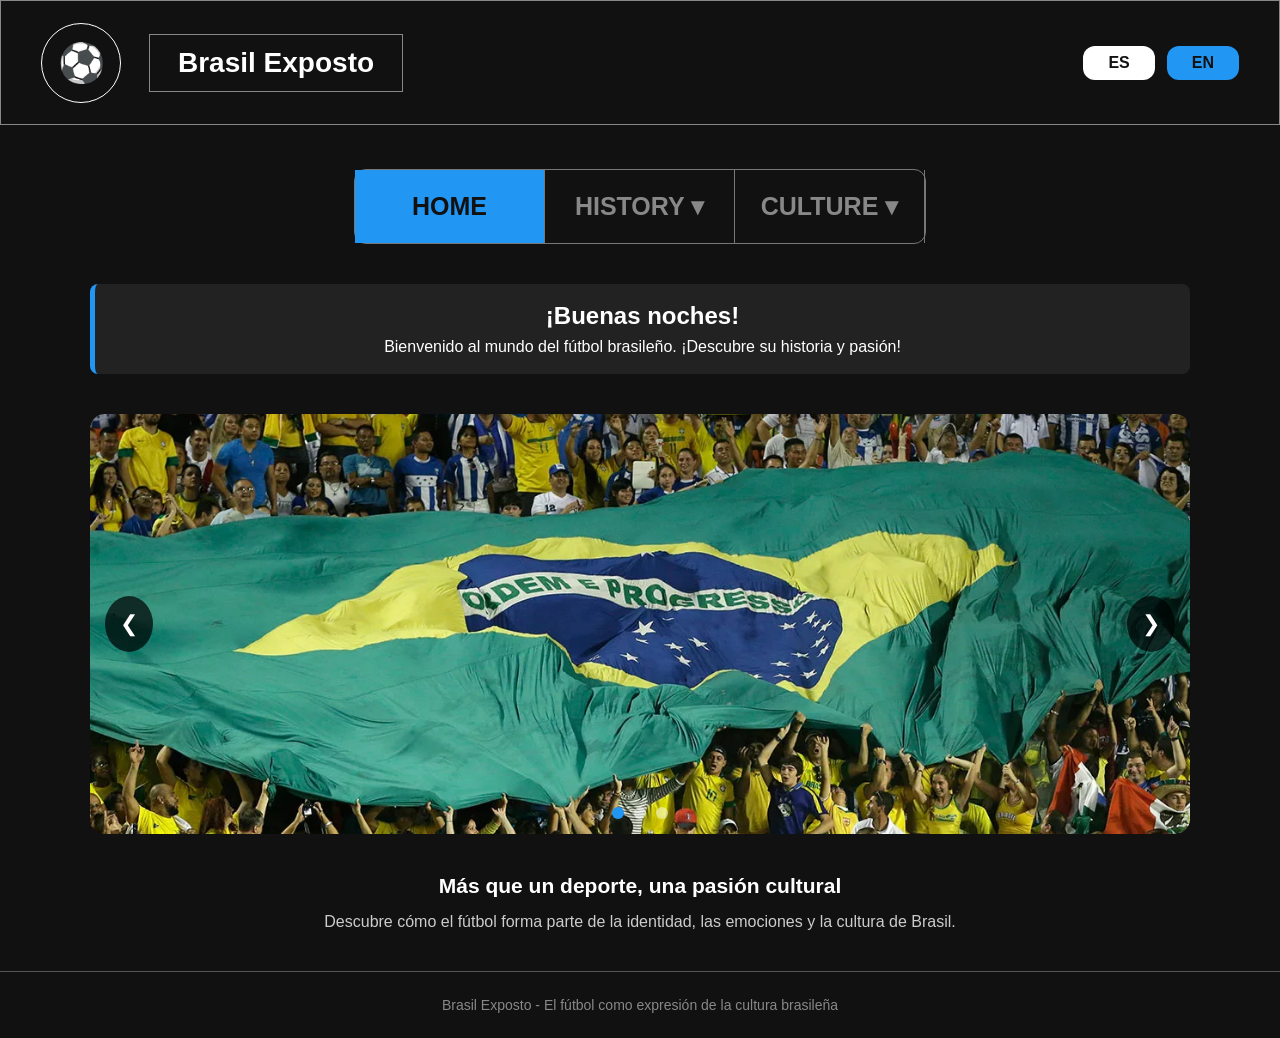
<file: index.html>
<!DOCTYPE html>
<html lang="es">

<head>
    <meta charset="UTF-8">
    <meta name="viewport" content="width=device-width, initial-scale=1.0">
    <title>Brasil Exposto - Inicio</title>

    <!-- Hoja de estilos -->
    <link rel="stylesheet" href="css/estilos.css">
</head>

<body>

    <!-- Encabezado principal -->
    <header>

        <!-- Logo y nombre del sitio -->
        <div class="identidad">
            <div class="logo" aria-hidden="true">
                ⚽
            </div>

            <h1>Brasil Exposto</h1>
        </div>

        <!-- Selector de idioma -->
        <div class="idiomas" aria-label="Selector de idioma">

            <a href="index.html" class="idioma-activo">
                ES
            </a>

            <a href="index-en.html">
                EN
            </a>

        </div>

    </header>


    <!-- Navegación principal -->
    <nav aria-label="Navegación principal">

        <a href="index.html" class="activo">HOME</a>

        <div class="dropdown">
            <a href="historia.html" class="dropdown-toggle">
                HISTORY ▾
            </a>

            <div class="dropdown-menu">
                <a href="historia.html#inicios">Origins</a>
                <a href="historia.html#evolucion">Evolution</a>
                <a href="historia.html#referentes">Football Icons</a>
            </div>
        </div>

        <div class="dropdown">
            <a href="cultura.html" class="dropdown-toggle">
                CULTURE ▾
            </a>

            <div class="dropdown-menu">
                <a href="cultura.html#pasion">Passion</a>
                <a href="cultura.html#celebracion">Celebrations</a>
                <a href="cultura.html#barrio">Street Football</a>
                <a href="cultura.html#mundo">Worldwide</a>
            </div>
        </div>

    </nav>
<!-- Mensaje de bienvenida dinámico -->
<div id="bienvenida" class="bienvenida" aria-live="polite">
</div>

    <!-- Contenido principal -->
    <main>

        <!-- Imagen principal -->
        <section class="slider" aria-label="Galería de fútbol brasileño">

            <div class="slider-contenedor">

                <div class="slide activo">
                    <img src="images/aficionados.webp"
                        alt="Aficionados celebrando el fútbol brasileño">
                </div>

                <div class="slide">
                    <img src="images/futbol-brasil.jpg"
                        alt="El fútbol como expresión de la cultura brasileña">
                </div>

                <div class="slide">
                    <img src="images/estadio.webp"
                        alt="Estadio de fútbol brasileño">
                </div>

            </div>

            <button class="slider-btn anterior"
                    aria-label="Imagen anterior">&#10094;</button>

            <button class="slider-btn siguiente"
                    aria-label="Imagen siguiente">&#10095;</button>

            <div class="slider-indicadores"></div>

        </section>


        <!-- Frase principal -->
        <section class="mensaje">

            <h2>Más que un deporte, una pasión cultural</h2>

            <p>
                Descubre cómo el fútbol forma parte de la identidad,
                las emociones y la cultura de Brasil.
            </p>

        </section>

    </main>


    <!-- Pie de página -->
    <footer>

        <p>
            Brasil Exposto - El fútbol como expresión de la cultura brasileña
        </p>

    </footer>

    <script src="js/script.js"></script>
</body>
</html>
</file>
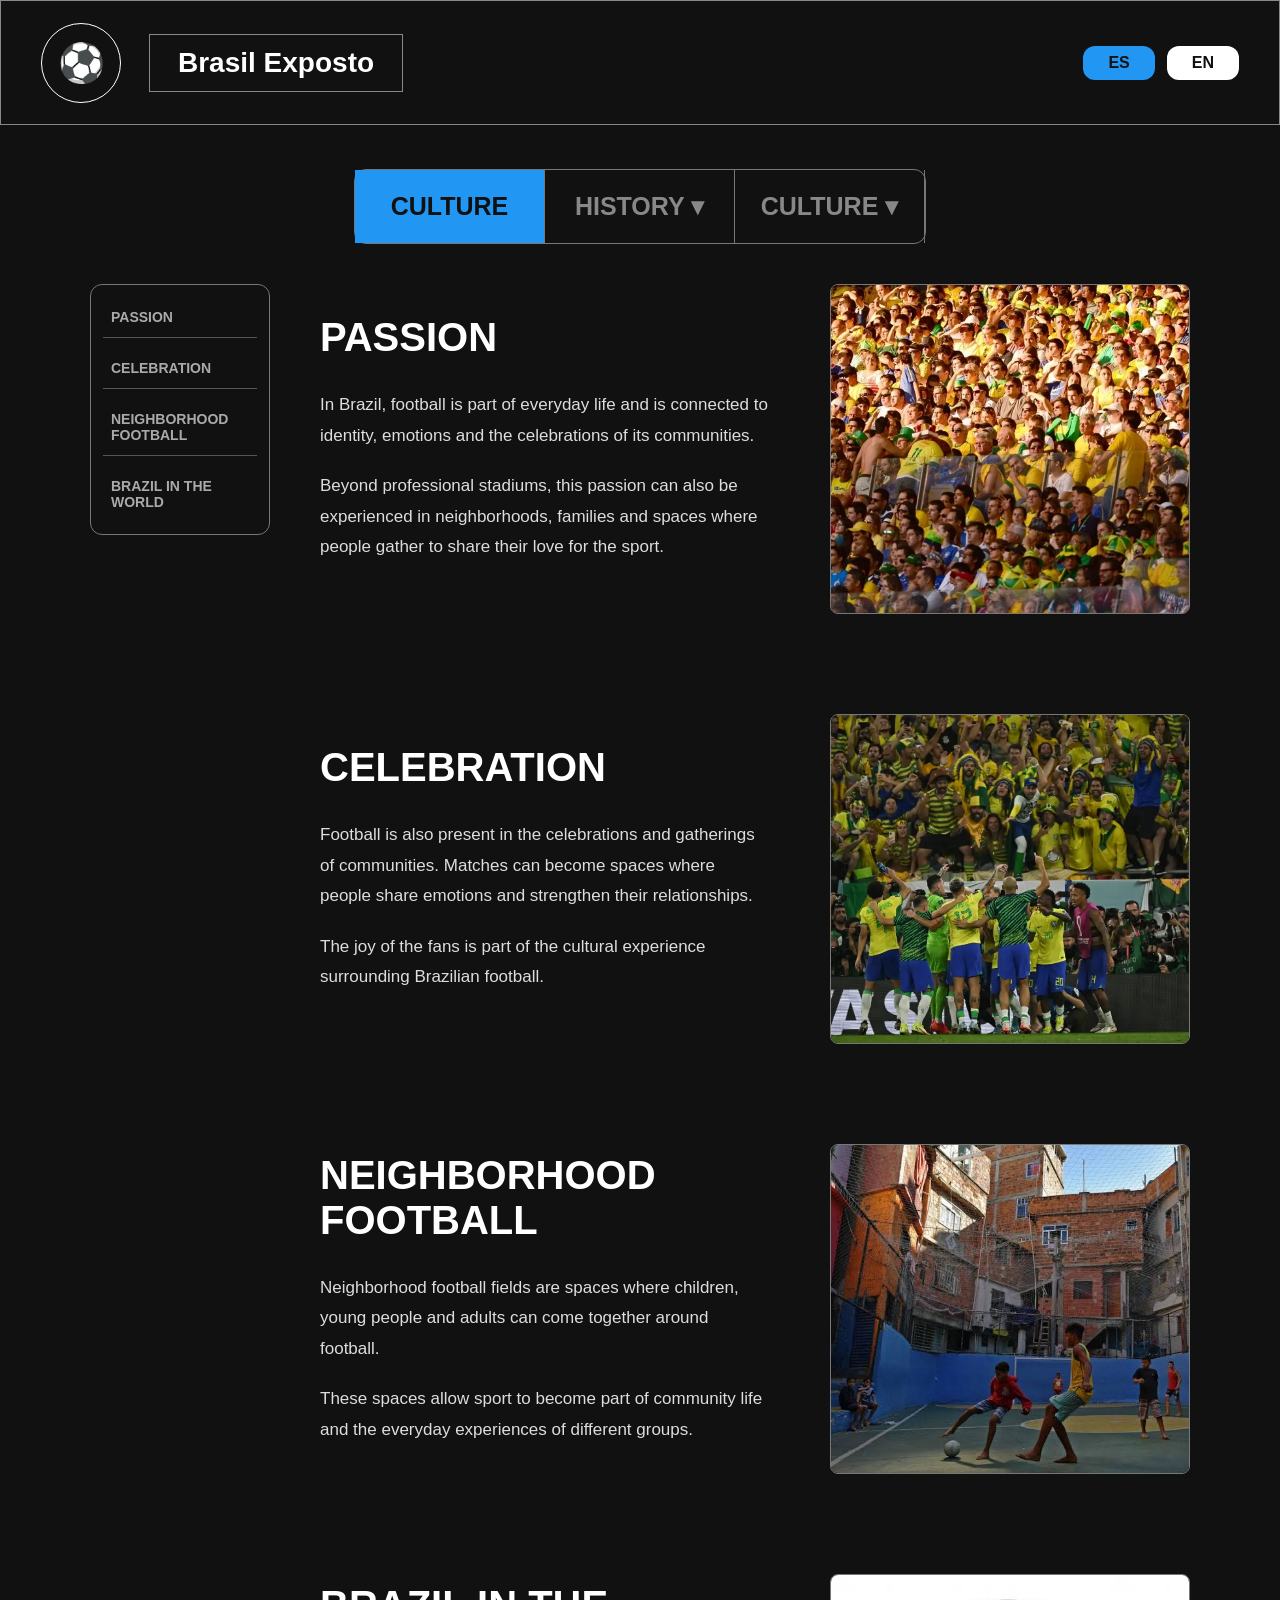
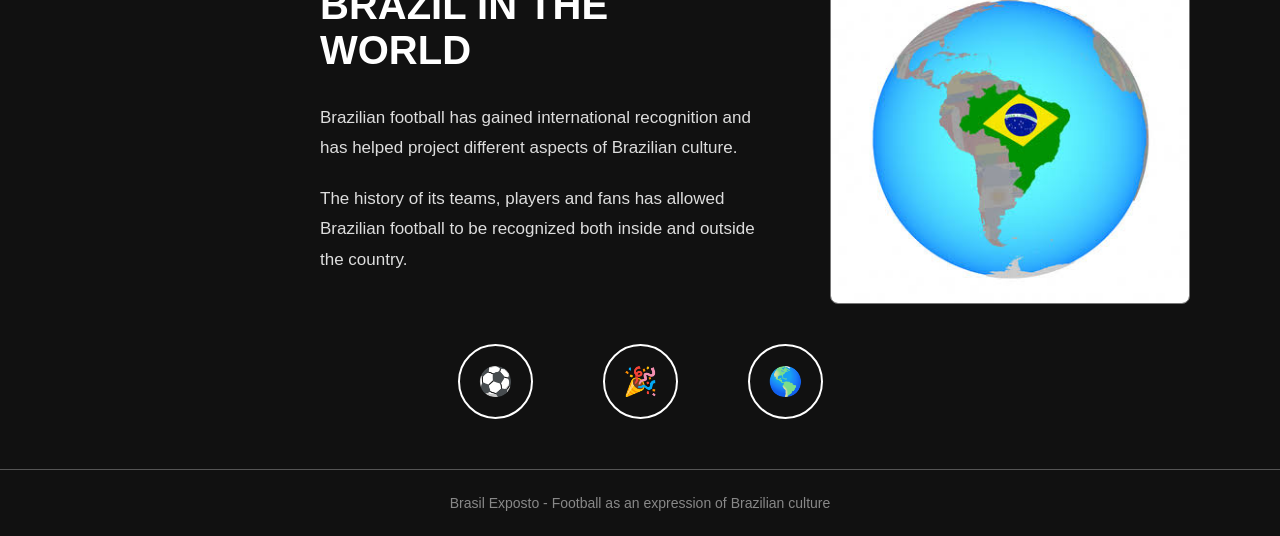
<file: cultura-en.html>
<!DOCTYPE html>
<html lang="en">

<head>
    <meta charset="UTF-8">
    <meta name="viewport" content="width=device-width, initial-scale=1.0">
    <title>Brasil Exposto - Culture</title>
    <link rel="stylesheet" href="css/estilos.css">
</head>

<body>

    <header>

        <div class="identidad">

            <div class="logo" aria-hidden="true">
                ⚽
            </div>

            <h1>Brasil Exposto</h1>

        </div>

        <div class="idiomas" aria-label="Language selector">

            <a href="cultura.html">
                ES
            </a>

            <a href="cultura-en.html" class="idioma-activo">
                EN
            </a>

        </div>

    </header>


    <nav aria-label="Main navigation">
        <a href="index-en.html" class="activo">CULTURE</a>

        <div class="dropdown">
            <a href="historia-en.html" class="dropdown-toggle">HISTORY ▾</a>
            <div class="dropdown-menu">
                <a href="historia-en.html#beginnings">Origins</a>
                <a href="historia-en.html#evolution">Evolution</a>
                <a href="historia-en.html#key-figures">Key Figures</a>
            </div>
        </div>

        <div class="dropdown">
            <a href="cultura-en.html" class="dropdown-toggle">CULTURE ▾</a>
            <div class="dropdown-menu">
                <a href="cultura-en.html#passion">Passion</a>
                <a href="cultura-en.html#celebration">Celebrations</a>
                <a href="cultura-en.html#neighborhood">Street Football</a>
                <a href="cultura-en.html#world">Worldwide</a>
            </div>
        </div>
    </nav>


    <main>

        <div class="contenido-cultura">

            <aside class="menu-cultura" aria-label="Culture sections">

                <a href="#passion">
                    PASSION
                </a>

                <a href="#celebration">
                    CELEBRATION
                </a>

                <a href="#neighborhood">
                    NEIGHBORHOOD FOOTBALL
                </a>

                <a href="#world">
                    BRAZIL IN THE WORLD
                </a>

            </aside>


            <section class="cultura-principal">

    <!-- PASSION -->

    <article id="passion" class="seccion-cultura">

        <div class="cultura-texto">

            <h2>PASSION</h2>

            <p>
                In Brazil, football is part of everyday life
                and is connected to identity, emotions and
                the celebrations of its communities.
            </p>

            <p>
                Beyond professional stadiums, this passion
                can also be experienced in neighborhoods,
                families and spaces where people gather
                to share their love for the sport.
            </p>

        </div>

        <div class="cultura-imagen">

            <img src="images/pasion.webp"
                 alt="People sharing their passion for Brazilian football">

        </div>

    </article>


    <!-- CELEBRATION -->

    <article id="celebration" class="seccion-cultura">

        <div class="cultura-texto">

            <h2>CELEBRATION</h2>

            <p>
                Football is also present in the celebrations
                and gatherings of communities. Matches can
                become spaces where people share emotions
                and strengthen their relationships.
            </p>

            <p>
                The joy of the fans is part of the cultural
                experience surrounding Brazilian football.
            </p>

        </div>

        <div class="cultura-imagen">

            <img src="images/celebracion.jpg"
                 alt="Fans celebrating during a football match">

        </div>

    </article>


    <!-- NEIGHBORHOOD FOOTBALL -->

    <article id="neighborhood" class="seccion-cultura">

        <div class="cultura-texto">

            <h2>NEIGHBORHOOD FOOTBALL</h2>

            <p>
                Neighborhood football fields are spaces where
                children, young people and adults can come
                together around football.
            </p>

            <p>
                These spaces allow sport to become part of
                community life and the everyday experiences
                of different groups.
            </p>

        </div>

        <div class="cultura-imagen">

            <img src="images/barrio.jpg"
                 alt="People playing football on a neighborhood field">

        </div>

    </article>


    <!-- BRAZIL IN THE WORLD -->

    <article id="world" class="seccion-cultura">

        <div class="cultura-texto">

            <h2>BRAZIL IN THE WORLD</h2>

            <p>
                Brazilian football has gained international
                recognition and has helped project different
                aspects of Brazilian culture.
            </p>

            <p>
                The history of its teams, players and fans has
                allowed Brazilian football to be recognized
                both inside and outside the country.
            </p>

        </div>

        <div class="cultura-imagen">

            <img src="images/mundo.jpg"
                 alt="Representation of Brazilian football in the international context">

        </div>

    </article>

</section>

            <div class="elementos-cultura">

                <div class="circulo" aria-label="Football">
                    ⚽
                </div>

                <div class="circulo" aria-label="Celebration">
                    🎉
                </div>

                <div class="circulo" aria-label="Brazil in the world">
                    🌎
                </div>

            </div>

        </div>

    </main>


    <footer>

        <p>
            Brasil Exposto - Football as an expression of Brazilian culture
        </p>

    </footer>

    <script src="js/script.js"></script>
</body>
</html>
</file>
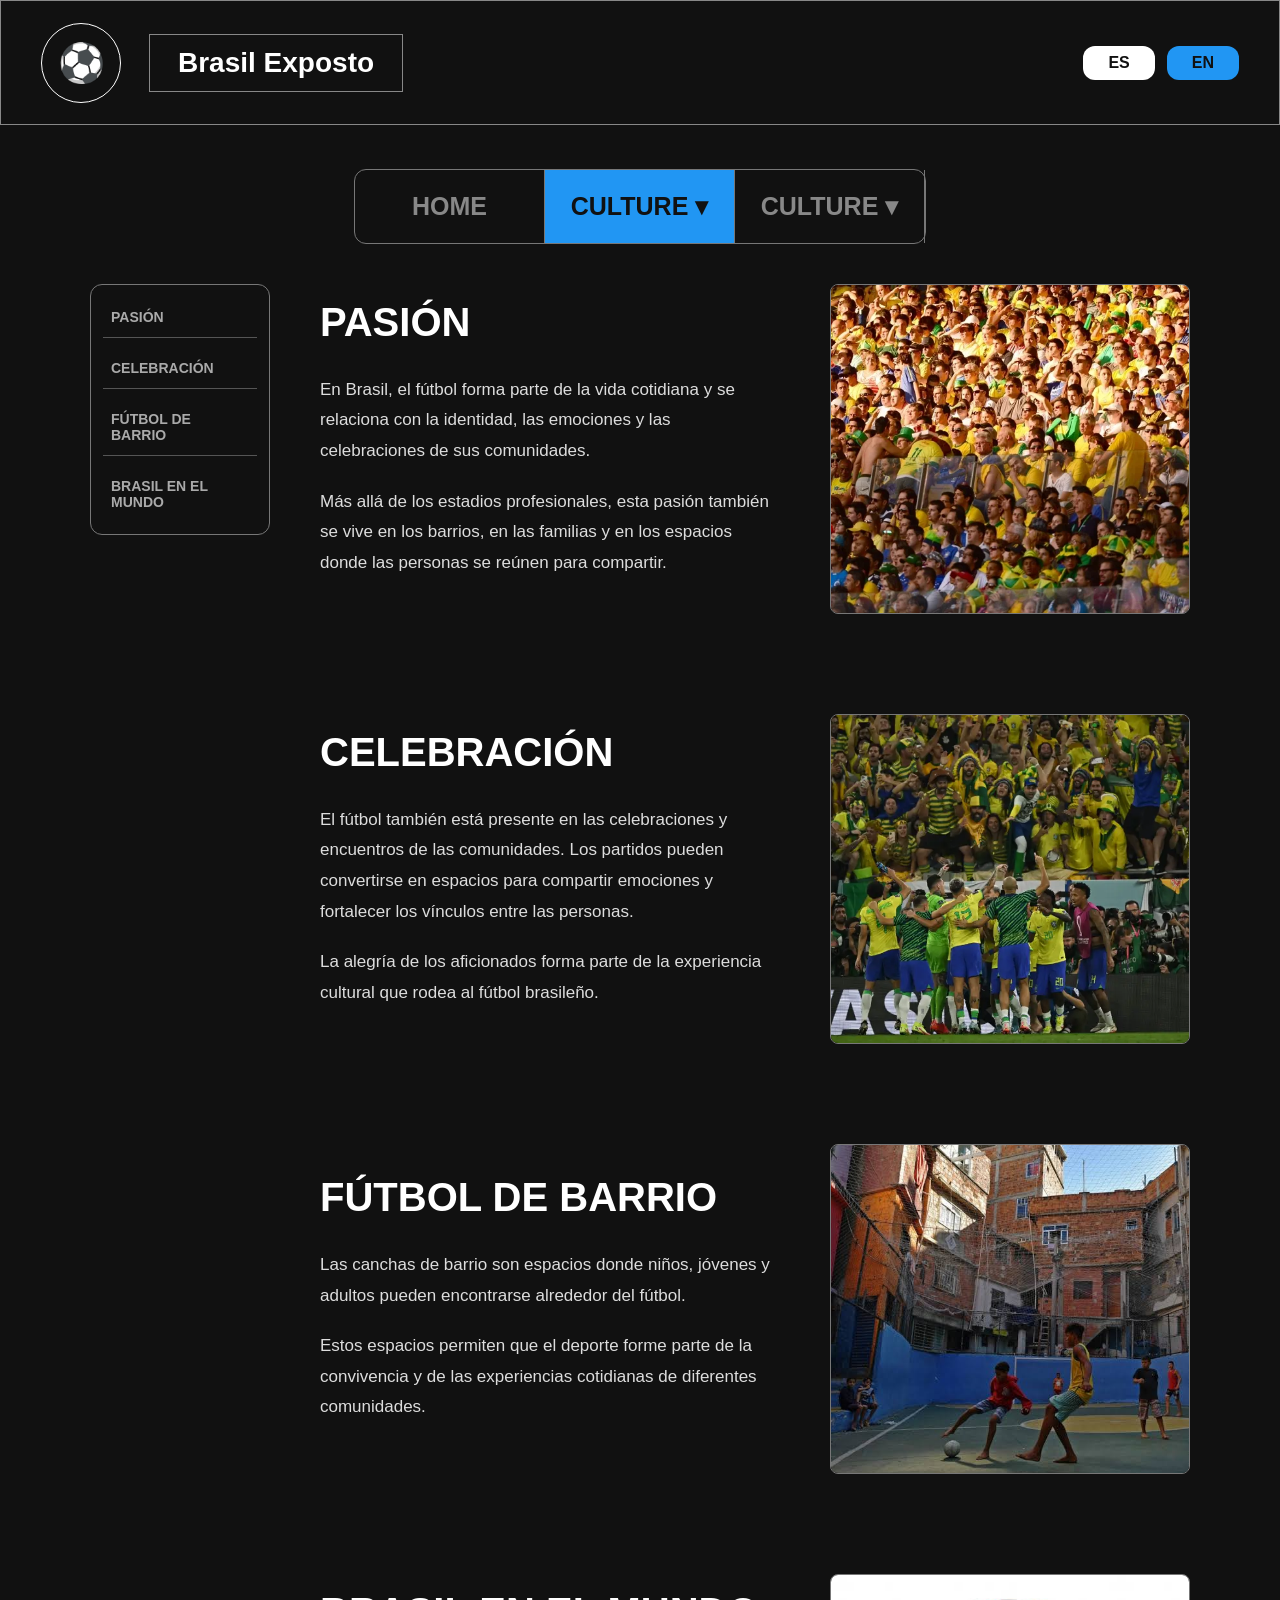
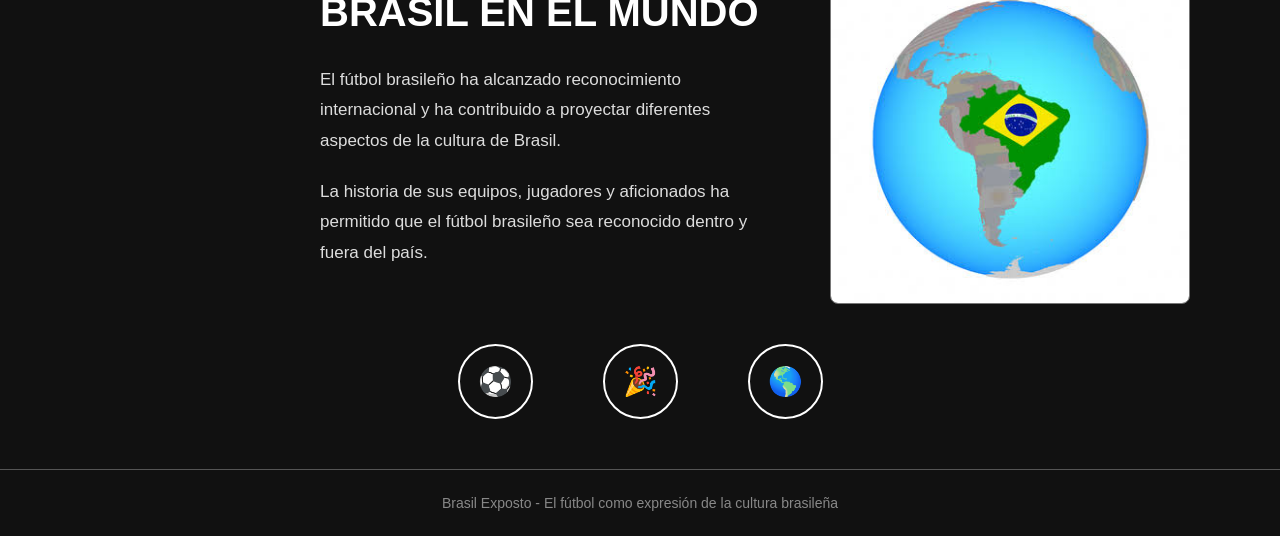
<file: cultura.html>
<!DOCTYPE html>
<html lang="es">

<head>
    <meta charset="UTF-8">
    <meta name="viewport" content="width=device-width, initial-scale=1.0">
    <title>Brasil Exposto - Cultura</title>
    <link rel="stylesheet" href="css/estilos.css">
</head>

<body>

    <header>

        <div class="identidad">

            <div class="logo" aria-hidden="true">
                ⚽
            </div>

            <h1>Brasil Exposto</h1>

        </div>


        <div class="idiomas" aria-label="Selector de idioma">

            <a href="cultura.html" class="idioma-activo" aria-current="page">
                ES
            </a>

            <a href="cultura-en.html">
                EN
            </a>

        </div>

    </header>


    <nav aria-label="Navegación principal">
        <a href="index.html">HOME</a>

        <div class="dropdown">
            <a href="historia.html" class="dropdown-toggle activo">CULTURE ▾</a>
            <div class="dropdown-menu">
                <a href="historia.html#inicios">Orígenes</a>
                <a href="historia.html#evolucion">Evolución</a>
                <a href="historia.html#referentes">Referentes</a>
            </div>
        </div>

        <div class="dropdown">
            <a href="cultura.html" class="dropdown-toggle">CULTURE ▾</a>
            <div class="dropdown-menu">
                <a href="cultura.html#pasion">Pasión</a>
                <a href="cultura.html#celebracion">Celebraciones</a>
                <a href="cultura.html#barrio">Fútbol de barrio</a>
                <a href="cultura.html#mundo">En el mundo</a>
            </div>
        </div>
    </nav>


    <main>

        <div class="contenido-cultura">


            <aside class="menu-cultura" aria-label="Secciones de cultura">

                <a href="#pasion">
                    PASIÓN
                </a>

                <a href="#celebracion">
                    CELEBRACIÓN
                </a>

                <a href="#barrio">
                    FÚTBOL DE BARRIO
                </a>

                <a href="#mundo">
                    BRASIL EN EL MUNDO
                </a>

            </aside>


           <section class="cultura-principal">

    <!-- PASIÓN -->

    <article id="pasion" class="seccion-cultura">

        <div class="cultura-texto">

            <h2>PASIÓN</h2>

            <p>
                En Brasil, el fútbol forma parte de la vida
                cotidiana y se relaciona con la identidad,
                las emociones y las celebraciones de sus
                comunidades.
            </p>

            <p>
                Más allá de los estadios profesionales,
                esta pasión también se vive en los barrios,
                en las familias y en los espacios donde las
                personas se reúnen para compartir.
            </p>

        </div>

        <div class="cultura-imagen">

            <img src="images/pasion.webp"
                 alt="Personas compartiendo su pasión por el fútbol brasileño">

        </div>

    </article>


    <!-- CELEBRACIÓN -->

    <article id="celebracion" class="seccion-cultura">

        <div class="cultura-texto">

            <h2>CELEBRACIÓN</h2>

            <p>
                El fútbol también está presente en las
                celebraciones y encuentros de las comunidades.
                Los partidos pueden convertirse en espacios
                para compartir emociones y fortalecer los
                vínculos entre las personas.
            </p>

            <p>
                La alegría de los aficionados forma parte de
                la experiencia cultural que rodea al fútbol
                brasileño.
            </p>

        </div>

        <div class="cultura-imagen">

            <img src="images/celebracion.jpg"
                 alt="Aficionados celebrando durante un partido de fútbol">

        </div>

    </article>


    <!-- FÚTBOL DE BARRIO -->

    <article id="barrio" class="seccion-cultura">

        <div class="cultura-texto">

            <h2>FÚTBOL DE BARRIO</h2>

            <p>
                Las canchas de barrio son espacios donde niños,
                jóvenes y adultos pueden encontrarse alrededor
                del fútbol.
            </p>

            <p>
                Estos espacios permiten que el deporte forme
                parte de la convivencia y de las experiencias
                cotidianas de diferentes comunidades.
            </p>

        </div>

        <div class="cultura-imagen">

            <img src="images/barrio.jpg"
                 alt="Personas jugando fútbol en una cancha de barrio">

        </div>

    </article>


    <!-- BRASIL EN EL MUNDO -->

    <article id="mundo" class="seccion-cultura">

        <div class="cultura-texto">

            <h2>BRASIL EN EL MUNDO</h2>

            <p>
                El fútbol brasileño ha alcanzado reconocimiento
                internacional y ha contribuido a proyectar
                diferentes aspectos de la cultura de Brasil.
            </p>

            <p>
                La historia de sus equipos, jugadores y
                aficionados ha permitido que el fútbol brasileño
                sea reconocido dentro y fuera del país.
            </p>

        </div>

        <div class="cultura-imagen">

            <img src="images/mundo.jpg"
                 alt="Representación del fútbol brasileño en el contexto internacional">

        </div>

    </article>

</section>


            <div class="elementos-cultura">

                <div class="circulo">
                    ⚽
                </div>

                <div class="circulo">
                    🎉
                </div>

                <div class="circulo">
                    🌎
                </div>

            </div>


        </div>

    </main>


    <footer>

        <p>
            Brasil Exposto - El fútbol como expresión de la cultura brasileña
        </p>

    </footer>

    <script src="js/script.js"></script>
</body>
</html>
</file>
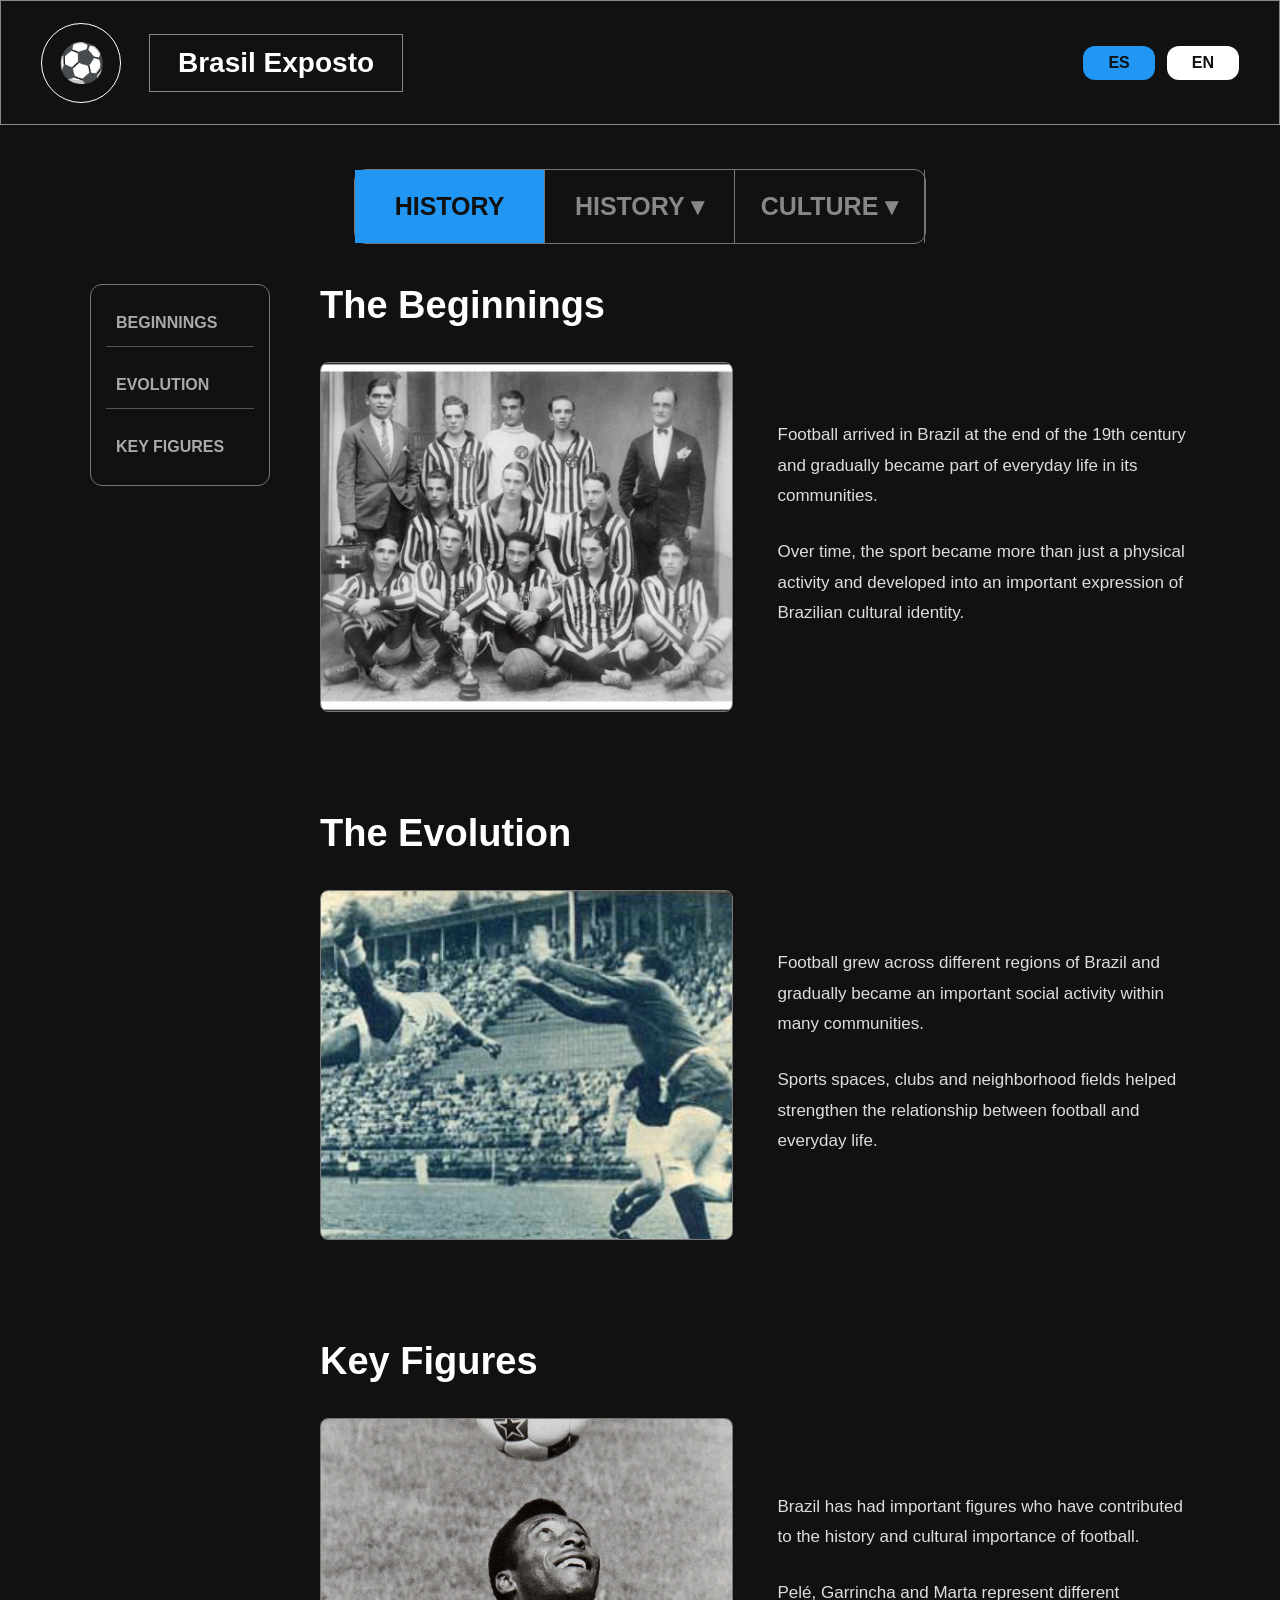
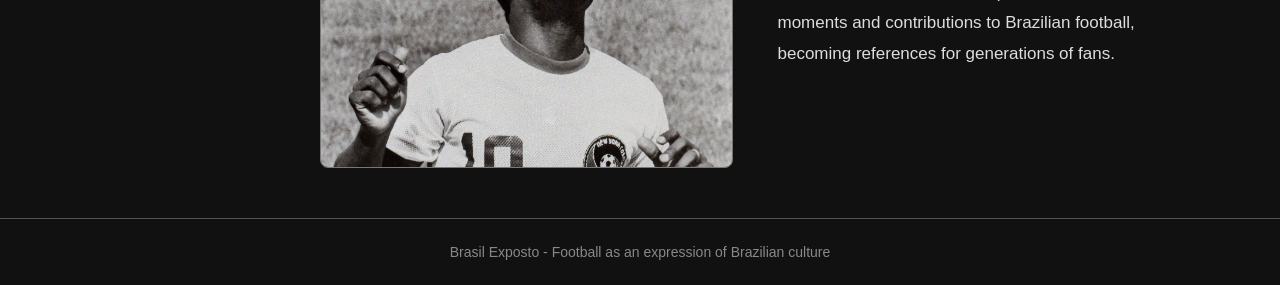
<file: historia-en.html>
<!DOCTYPE html>
<html lang="en">
<head>
    <meta charset="UTF-8">
    <meta name="viewport" content="width=device-width, initial-scale=1.0">
    <title>Brasil Exposto - History</title>
    <link rel="stylesheet" href="css/estilos.css">
</head>

<body>

    <header>
        <div class="identidad">
            <div class="logo" aria-hidden="true">⚽</div>
            <h1>Brasil Exposto</h1>
        </div>

        <div class="idiomas" aria-label="Language selector">
            <a href="historia.html">ES</a>
            <a href="historia-en.html" class="idioma-activo">EN</a>
        </div>
    </header>


    <nav aria-label="Main navigation">
        <a href="index-en.html" class="activo">HISTORY</a>

        <div class="dropdown">
            <a href="historia-en.html" class="dropdown-toggle">HISTORY ▾</a>
            <div class="dropdown-menu">
                <a href="historia-en.html#beginnings">Origins</a>
                <a href="historia-en.html#evolution">Evolution</a>
                <a href="historia-en.html#key-figures">Key Figures</a>
            </div>
        </div>

        <div class="dropdown">
            <a href="cultura-en.html" class="dropdown-toggle">CULTURE ▾</a>
            <div class="dropdown-menu">
                <a href="cultura-en.html#passion">Passion</a>
                <a href="cultura-en.html#celebration">Celebrations</a>
                <a href="cultura-en.html#neighborhood">Street Football</a>
                <a href="cultura-en.html#world">Worldwide</a>
            </div>
        </div>
    </nav>


    <main>

        <div class="contenido-historia">

            <aside class="menu-lateral" aria-label="History sections">
                <a href="#beginnings">BEGINNINGS</a>
                <a href="#evolution">EVOLUTION</a>
                <a href="#key-figures">KEY FIGURES</a>
            </aside>


            <section class="historia-principal">

                <!-- BEGINNINGS -->
                <article id="beginnings" class="seccion-historia">

                    <h2>The Beginnings</h2>

                    <div class="historia-contenido">

                        <div class="historia-imagen">
                            <img 
                                src="images/inicios.jpg" 
                                alt="Representation of the beginnings of football in Brazil">
                        </div>

                        <div class="historia-texto">

                            <p>
                                Football arrived in Brazil at the end of the 19th century
                                and gradually became part of everyday life in its communities.
                            </p>

                            <p>
                                Over time, the sport became more than just a physical
                                activity and developed into an important expression of
                                Brazilian cultural identity.
                            </p>

                        </div>

                    </div>

                </article>


                <!-- EVOLUTION -->
                <article id="evolution" class="seccion-historia">

                    <h2>The Evolution</h2>

                    <div class="historia-contenido">

                        <div class="historia-imagen">
                            <img 
                                src="images/evolucion.jpg" 
                                alt="Football spaces and communities representing the evolution of football in Brazil">
                        </div>

                        <div class="historia-texto">

                            <p>
                                Football grew across different regions of Brazil and
                                gradually became an important social activity within
                                many communities.
                            </p>

                            <p>
                                Sports spaces, clubs and neighborhood fields helped
                                strengthen the relationship between football and
                                everyday life.
                            </p>

                        </div>

                    </div>

                </article>


                <!-- KEY FIGURES -->
                <article id="key-figures" class="seccion-historia">

                    <h2>Key Figures</h2>

                    <div class="historia-contenido">

                        <div class="historia-imagen">
                            <img 
                                src="images/referentes.webp" 
                                alt="Football figures representing different moments in Brazilian football">
                        </div>

                        <div class="historia-texto">

                            <p>
                                Brazil has had important figures who have contributed
                                to the history and cultural importance of football.
                            </p>

                            <p>
                                Pelé, Garrincha and Marta represent different moments
                                and contributions to Brazilian football, becoming
                                references for generations of fans.
                            </p>

                        </div>

                    </div>

                </article>

            </section>

        </div>

    </main>


    <footer>
        <p>
            Brasil Exposto - Football as an expression of Brazilian culture
        </p>
    </footer>

    <script src="js/script.js"></script>
</body>
</html>
</file>
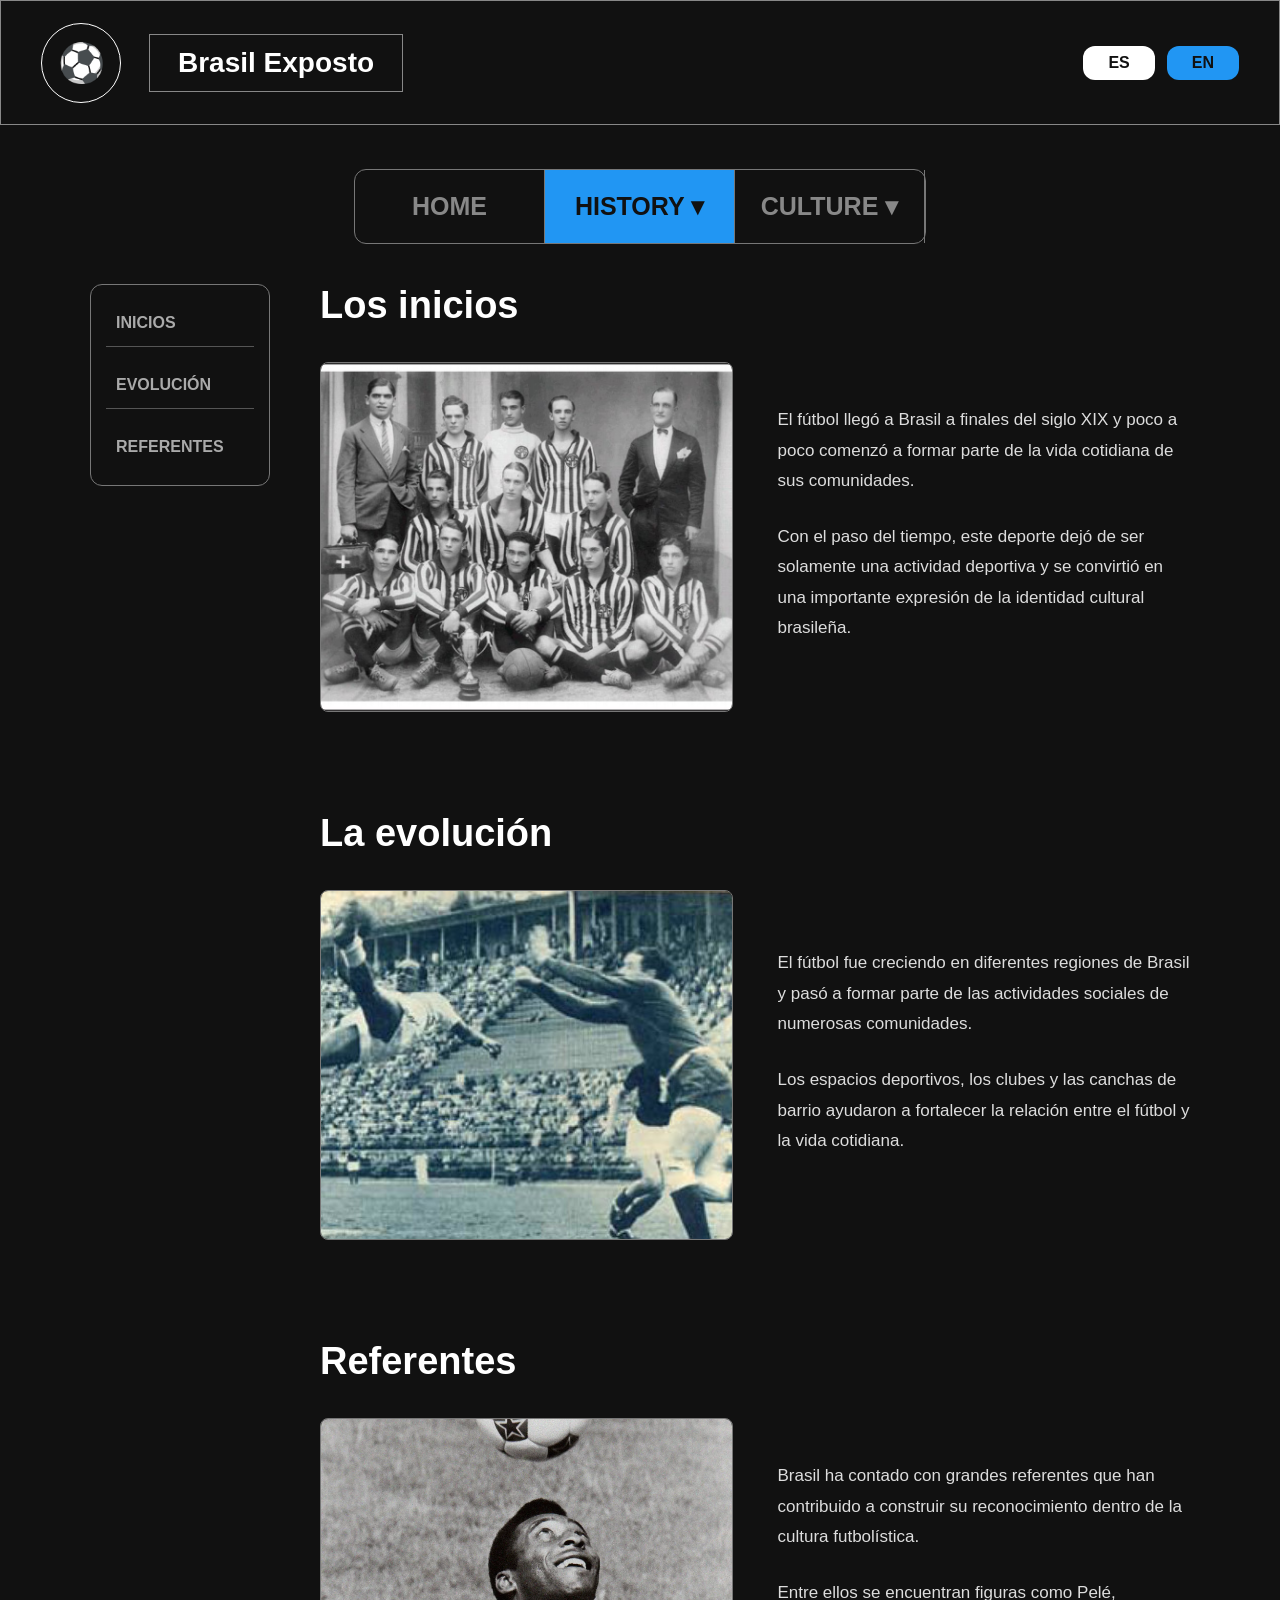
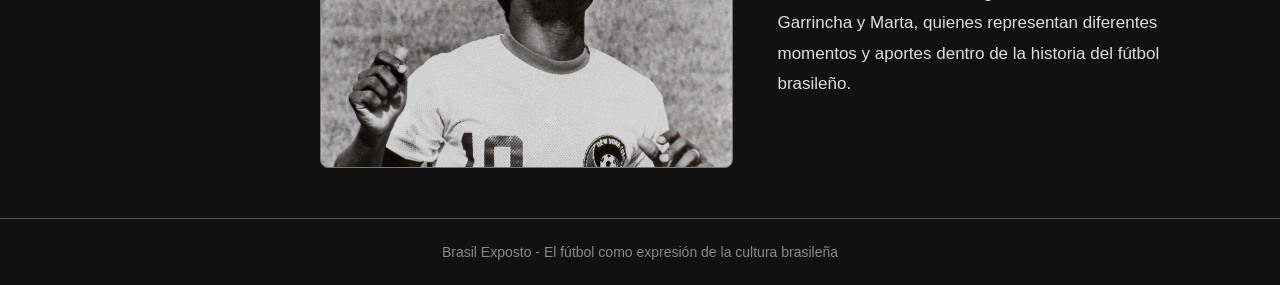
<file: historia.html>
<!DOCTYPE html>
<html lang="es">

<head>
    <meta charset="UTF-8">
    <meta name="viewport" content="width=device-width, initial-scale=1.0">
    <title>Brasil Exposto - Historia</title>
    <link rel="stylesheet" href="css/estilos.css">
</head>

<body>

    <header>
        <div class="identidad">
            <div class="logo" aria-hidden="true">
                ⚽
            </div>

            <h1>Brasil Exposto</h1>
        </div>

        <div class="idiomas" aria-label="Selector de idioma">

            <a href="historia.html" class="idioma-activo">
                ES
            </a>

            <a href="historia-en.html">
                EN
            </a>

        </div>
    </header>


    <nav aria-label="Navegación principal">
        <a href="index.html">HOME</a>

        <div class="dropdown">
            <a href="historia.html" class="dropdown-toggle activo">HISTORY ▾</a>
            <div class="dropdown-menu">
                <a href="historia.html#inicios">Orígenes</a>
                <a href="historia.html#evolucion">Evolución</a>
                <a href="historia.html#referentes">Referentes</a>
            </div>
        </div>

        <div class="dropdown">
            <a href="cultura.html" class="dropdown-toggle">CULTURE ▾</a>
            <div class="dropdown-menu">
                <a href="cultura.html#pasion">Pasión</a>
                <a href="cultura.html#celebracion">Celebraciones</a>
                <a href="cultura.html#barrio">Fútbol de barrio</a>
                <a href="cultura.html#mundo">En el mundo</a>
            </div>
        </div>
    </nav>


    <main>

        <div class="contenido-historia">

            <aside class="menu-lateral" aria-label="Secciones de historia">

                <a href="#inicios">INICIOS</a>

                <a href="#evolucion">EVOLUCIÓN</a>

                <a href="#referentes">REFERENTES</a>

            </aside>


            <section class="historia-principal">

    <!-- INICIOS -->

    <article id="inicios" class="seccion-historia">

        <h2>Los inicios</h2>

        <div class="historia-contenido">

            <div class="historia-imagen">

                <img src="images/inicios.jpg"
                     alt="Representación de los inicios del fútbol en Brasil">

            </div>

            <div class="historia-texto">

                <p>
                    El fútbol llegó a Brasil a finales del siglo XIX
                    y poco a poco comenzó a formar parte de la vida
                    cotidiana de sus comunidades.
                </p>

                <p>
                    Con el paso del tiempo, este deporte dejó de ser
                    solamente una actividad deportiva y se convirtió
                    en una importante expresión de la identidad
                    cultural brasileña.
                </p>

            </div>

        </div>

    </article>


    <!-- EVOLUCIÓN -->

    <article id="evolucion" class="seccion-historia">

        <h2>La evolución</h2>

        <div class="historia-contenido">

            <div class="historia-imagen">

                <img src="images/evolucion.jpg"
                     alt="Evolución del fútbol y su presencia en Brasil">

            </div>

            <div class="historia-texto">

                <p>
                    El fútbol fue creciendo en diferentes regiones
                    de Brasil y pasó a formar parte de las actividades
                    sociales de numerosas comunidades.
                </p>

                <p>
                    Los espacios deportivos, los clubes y las
                    canchas de barrio ayudaron a fortalecer la
                    relación entre el fútbol y la vida cotidiana.
                </p>

            </div>

        </div>

    </article>


    <!-- REFERENTES -->

    <article id="referentes" class="seccion-historia">

        <h2>Referentes</h2>

        <div class="historia-contenido">

            <div class="historia-imagen">

                <img src="images/referentes.webp"
                     alt="Referentes destacados del fútbol brasileño">

            </div>

            <div class="historia-texto">

                <p>
                    Brasil ha contado con grandes referentes que
                    han contribuido a construir su reconocimiento
                    dentro de la cultura futbolística.
                </p>

                <p>
                    Entre ellos se encuentran figuras como Pelé,
                    Garrincha y Marta, quienes representan diferentes
                    momentos y aportes dentro de la historia del
                    fútbol brasileño.
                </p>

            </div>

        </div>

    </article>

</section>

        </div>

    </main>


    <footer>

        <p>
            Brasil Exposto - El fútbol como expresión de la cultura brasileña
        </p>

    </footer>

    <script src="js/script.js"></script>
</body>
</html>
</file>
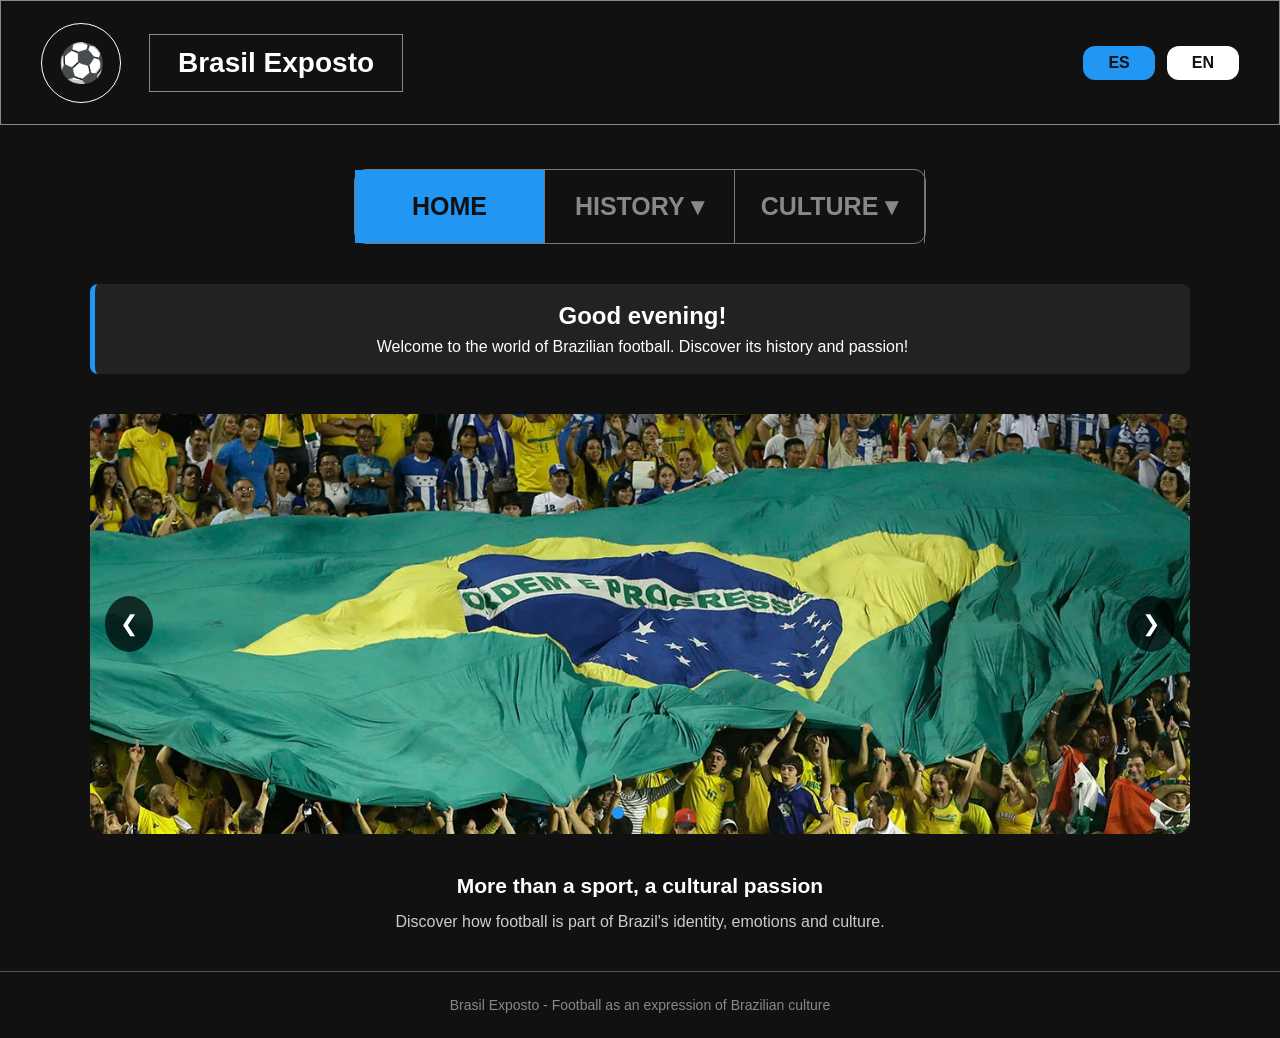
<file: index-en.html>
<!DOCTYPE html>
<html lang="en">

<head>
    <meta charset="UTF-8">
    <meta name="viewport" content="width=device-width, initial-scale=1.0">
    <title>Brasil Exposto - Home</title>
    <link rel="stylesheet" href="css/estilos.css">
</head>

<body>

    <header>

        <div class="identidad">

            <div class="logo" aria-hidden="true">
                ⚽
            </div>

            <h1>Brasil Exposto</h1>

        </div>


        <div class="idiomas" aria-label="Language selector">

            <a href="index.html">
                ES
            </a>

            <a href="index-en.html" class="idioma-activo">
                EN
            </a>

        </div>

    </header>


    <nav aria-label="Main navigation">
        <a href="index-en.html" class="activo">HOME</a>

        <div class="dropdown">
            <a href="historia-en.html" class="dropdown-toggle">HISTORY ▾</a>
            <div class="dropdown-menu">
                <a href="historia-en.html#beginnings">Origins</a>
                <a href="historia-en.html#evolution">Evolution</a>
                <a href="historia-en.html#key-figures">Key Figures</a>
            </div>
        </div>

        <div class="dropdown">
            <a href="cultura-en.html" class="dropdown-toggle">CULTURE ▾</a>
            <div class="dropdown-menu">
                <a href="cultura-en.html#passion">Passion</a>
                <a href="cultura-en.html#celebration">Celebrations</a>
                <a href="cultura-en.html#neighborhood">Street Football</a>
                <a href="cultura-en.html#world">Worldwide</a>
            </div>
        </div>
    </nav>
<!-- Mensaje de bienvenida dinámico -->
<div id="bienvenida" class="bienvenida" aria-live="polite">
</div>

    <main>

        <section class="slider" aria-label="Brazilian football gallery">

            <div class="slider-contenedor">

                <div class="slide activo">
                    <img src="images/aficionados.webp"
                        alt="Fans celebrating Brazilian football">
                </div>

                <div class="slide">
                    <img src="images/futbol-brasil.jpg"
                        alt="Football as an expression of Brazilian culture">
                </div>

                <div class="slide">
                    <img src="images/estadio.webp"
                        alt="Brazilian football stadium">
                </div>

            </div>

            <button class="slider-btn anterior"
                    aria-label="Previous image">&#10094;</button>

            <button class="slider-btn siguiente"
                    aria-label="Next image">&#10095;</button>

            <div class="slider-indicadores"></div>

        </section>


        <section class="mensaje">

            <h2>More than a sport, a cultural passion</h2>

            <p>
                Discover how football is part of Brazil's identity,
                emotions and culture.
            </p>

        </section>

    </main>


    <footer>

        <p>
            Brasil Exposto - Football as an expression of Brazilian culture
        </p>

    </footer>

    <script src="js/script.js"></script>
</body>
</html>
</file>
<file: css/estilos.css>
/* =========================================
   CONFIGURACIÓN GENERAL
   ========================================= */

* {
    margin: 0;
    padding: 0;
    box-sizing: border-box;
}

body {
    background-color: #111111;
    color: white;
    font-family: Arial, sans-serif;
    min-height: 100vh;
}


/* =========================================
   ENCABEZADO
   ========================================= */

header {
    height: 125px;
    border: 1px solid #888;
    border-bottom: 1px solid #888;

    display: flex;
    align-items: center;
    justify-content: space-between;

    padding: 20px 40px;
}


/* Logo y nombre */

.identidad {
    display: flex;
    align-items: center;
    gap: 28px;
}

.logo {
    width: 80px;
    height: 80px;

    border: 1px solid white;
    border-radius: 50%;

    display: flex;
    align-items: center;
    justify-content: center;

    font-size: 38px;
}

.identidad h1 {
    border: 1px solid #888;
    padding: 12px 28px;

    font-size: 28px;
    font-weight: bold;
}


/* =========================================
   BOTONES DE IDIOMA
   ========================================= */

.idiomas {
    display: flex;
    gap: 12px;
}

.idiomas a {
    display: inline-block;
    background-color: #2196f3;
    color: #111111;
    text-decoration: none;
    border: none;
    border-radius: 12px;
    padding: 8px 25px;
    font-size: 16px;
    font-weight: bold;
    cursor: pointer;
    transition: 0.3s;
}

.idiomas a:hover {
    background-color: #42a5f5;
}

.idiomas a.idioma-activo {
    background-color: #ffffff;
    color: #111111;
}

.idiomas button:hover {
    background-color: #42a5f5;
}


/* =========================================
   MENÚ DE NAVEGACIÓN
   ========================================= */

nav {
    width: fit-content;
    margin: 44px auto 40px;

    display: flex;

    border: 1px solid #777;
    border-radius: 12px;

    overflow: hidden;
}

nav a {
    width: 190px;
    padding: 22px 20px;

    text-align: center;

    color: #888;
    text-decoration: none;

    font-size: 25px;
    font-weight: bold;

    border-right: 1px solid #777;

    transition: 0.3s;
}

nav a:last-child {
    border-right: none;
}

nav a:hover {
    background-color: #222;
    color: white;
}

nav a.activo {
    background-color: #2196f3;
    color: #111111;
}


/* =========================================
   CONTENIDO PRINCIPAL
   ========================================= */

.presentacion {
    width: 92%;
    max-width: 1020px;

    margin: 0 auto;

    display: grid;

    grid-template-columns: 150px 1fr 150px;

    align-items: center;

    gap: 48px;
}


/* Imágenes */

.presentacion img {
    width: 100%;
    height: 100%;

    object-fit: cover;

    display: block;
}

.imagen-lateral {
    height: 195px;
    border: 1px solid #777;
}

.imagen-principal {
    height: 400px;
    border: 1px solid #777;
}


/* =========================================
   MENSAJE PRINCIPAL
   ========================================= */

.mensaje {
    text-align: center;

    margin-top: 22px;
    margin-bottom: 40px;
}

.mensaje h2 {
    font-size: 21px;
    margin-bottom: 15px;
}

.mensaje p {
    color: #cccccc;
    font-size: 16px;
}


/* =========================================
   PIE DE PÁGINA
   ========================================= */

footer {
    text-align: center;

    padding: 25px;

    border-top: 1px solid #555;

    color: #888;

    font-size: 14px;
}


/* =========================================
   DISEÑO RESPONSIVO
   ========================================= */

@media (max-width: 800px) {

    header {
        height: auto;

        flex-direction: column;
        gap: 20px;

        padding: 20px;
    }

    .presentacion {
        grid-template-columns: 1fr;
        max-width: 600px;
    }

    .imagen-lateral {
        height: 200px;
    }

    .imagen-principal {
        height: 300px;
    }

    nav {
        width: 90%;
    }

    nav a {
        width: 33.33%;
        padding: 15px 5px;
        font-size: 17px;
    }
}
/* =========================================
   PÁGINA DE HISTORIA
   ========================================= */

.contenido-historia {
    width: 92%;
    max-width: 1100px;
    margin: 0 auto 50px;

    display: grid;
    grid-template-columns: 180px 1fr;
    gap: 50px;
    align-items: start;
}


/* MENÚ LATERAL */

.menu-lateral {
    display: flex;
    flex-direction: column;
    gap: 15px;

    border: 1px solid #777;
    border-radius: 12px;
    padding: 15px;
}

.menu-lateral a {
    color: #aaa;
    text-decoration: none;

    font-size: 16px;
    font-weight: bold;

    padding: 14px 10px;

    border-bottom: 1px solid #555;

    transition: 0.3s;
}

.menu-lateral a:last-child {
    border-bottom: none;
}

.menu-lateral a:hover {
    color: white;
    background-color: #222;
}


/* CONTENIDO PRINCIPAL */

.historia-principal {
    width: 100%;
}

.historia-principal h2 {
    font-size: 38px;
    margin-bottom: 35px;
}


/* IMAGEN + TEXTO */

.historia-contenido {
    display: grid;
    grid-template-columns: 1fr 1fr;
    gap: 45px;

    align-items: center;
}

.historia-imagen {
    height: 350px;

    border: 1px solid #777;
    border-radius: 8px;

    overflow: hidden;
}

.historia-imagen img {
    width: 100%;
    height: 100%;

    object-fit: cover;

    display: block;
}

.historia-texto {
    line-height: 1.8;
}

.historia-texto p {
    margin-bottom: 25px;
    color: #dddddd;
    font-size: 17px;
}


/* RESPONSIVE PARA HISTORIA */

@media (max-width: 800px) {

    .contenido-historia {
        grid-template-columns: 1fr;
        gap: 30px;
    }

    .menu-lateral {
        flex-direction: row;
        overflow-x: auto;
    }

    .menu-lateral a {
        white-space: nowrap;
        border-bottom: none;
    }

    .historia-contenido {
        grid-template-columns: 1fr;
    }

    .historia-imagen {
        height: 300px;
    }
}
/* =========================================
   PÁGINA DE CULTURA
   ========================================= */

.contenido-cultura {
    width: 92%;
    max-width: 1100px;
    margin: 0 auto 50px;
}


/* MENÚ LATERAL */

.menu-cultura {
    width: 180px;

    display: flex;
    flex-direction: column;
    gap: 10px;

    border: 1px solid #777;
    border-radius: 12px;

    padding: 12px;

    float: left;
}

.menu-cultura a {
    color: #aaa;
    text-decoration: none;

    font-size: 14px;
    font-weight: bold;

    padding: 12px 8px;

    border-bottom: 1px solid #555;

    transition: 0.3s;
}

.menu-cultura a:last-child {
    border-bottom: none;
}

.menu-cultura a:hover {
    color: white;
    background-color: #222;
}


/* CONTENIDO PRINCIPAL */

.cultura-principal {
    margin-left: 230px;
    min-height: 390px;
}

.seccion-cultura {
    display: grid;
    grid-template-columns: 1fr 360px;
    gap: 60px;
    align-items: center;
    margin-bottom: 100px;
    scroll-margin-top: 30px;
}

.seccion-cultura:last-child {
    margin-bottom: 0;
}


/* TEXTO */

.cultura-texto h2 {
    font-size: 40px;

    margin-bottom: 30px;
}

.cultura-texto p {
    color: #ddd;

    font-size: 17px;

    line-height: 1.8;

    margin-bottom: 20px;
}


/* IMAGEN */

.cultura-imagen {
    height: 330px;

    border: 1px solid #777;
    border-radius: 8px;

    overflow: hidden;
}

.cultura-imagen img {
    width: 100%;
    height: 100%;

    object-fit: cover;

    display: block;
}


/* CÍRCULOS INFERIORES */

.elementos-cultura {
    clear: both;

    display: flex;

    justify-content: center;

    gap: 70px;

    margin-top: 40px;
}

.circulo {
    width: 75px;
    height: 75px;

    border: 2px solid white;
    border-radius: 50%;

    display: flex;
    align-items: center;
    justify-content: center;

    font-size: 28px;

    transition: 0.3s;
}

.circulo:hover {
    transform: scale(1.1);
    background-color: #222;
}


/* RESPONSIVE */

@media (max-width: 800px) {

    .menu-cultura {
        float: none;

        width: 100%;

        flex-direction: row;

        overflow-x: auto;

        margin-bottom: 30px;
    }

    .menu-cultura a {
        white-space: nowrap;
        border-bottom: none;
    }

    .cultura-principal {
    margin-left: 0;
    }

    .seccion-cultura {
    grid-template-columns: 1fr;
    gap: 30px;
    margin-bottom: 70px;
    }

    .cultura-imagen {
        height: 300px;
    }

    .elementos-cultura {
        gap: 30px;
    }
}   
.seccion-historia {
    margin-bottom: 100px;
    scroll-margin-top: 30px;
}

.seccion-historia:last-child {
    margin-bottom: 0;
}
/* Accesibilidad */
a:focus-visible,
button:focus-visible {
    outline: 3px solid #ffd700;
    outline-offset: 3px;
nav a:focus-visible,
.menu-lateral a:focus-visible,
.menu-cultura a:focus-visible,
.idiomas a:focus-visible {
    background-color: #222;
    color: white;
}
}


img {
    max-width: 100%;
}
/* Preferencia de usuarios que reducen el movimiento */
@media (prefers-reduced-motion: reduce) {
    *,
    *::before,
    *::after {
        scroll-behavior: auto !important;
        transition: none !important;
        animation: none !important;
    }
}
/* Adaptación para celulares pequeños */
@media (max-width: 480px) {

    header {
        padding: 15px;
    }

    header h1 {
        font-size: 28px;
        text-align: center;
    }

    header p {
        font-size: 14px;
        text-align: center;
    }

    nav {
        flex-direction: column;
        align-items: center;
    }

    nav a {
        width: 100%;
        max-width: 280px;
        text-align: center;
        box-sizing: border-box;
    }

    main {
        padding: 15px;
    }

    h2 {
        font-size: 26px;
    }

    p {
        font-size: 16px;
        line-height: 1.6;
    }

    img {
        max-width: 100%;
        height: auto;
    }

    .contenedor,
    .contenido,
    .tarjetas {
        flex-direction: column;
        align-items: center;
    }

    .idiomas {
        justify-content: center;
        flex-wrap: wrap;
    }

    footer {
        text-align: center;
        padding: 15px;
    }
}
/* MENÚS DESPLEGABLES */

nav {
    overflow: visible;
}

nav .dropdown {
    position: relative;
    display: flex;
}

nav .dropdown-menu {
    display: none;
    position: absolute;
    top: 100%;
    left: 0;
    min-width: 220px;
    background-color: #222;
    border: 1px solid #777;
    border-radius: 8px;
    z-index: 1000;
    flex-direction: column;
}

nav .dropdown-menu a {
    width: auto;
    padding: 15px;
    font-size: 16px;
    color: white;
    text-align: left;
    border: none;
}

nav .dropdown-menu a:hover {
    background-color: #2196f3;
    color: #111;
}

nav .dropdown.open .dropdown-menu {
    display: flex;
}

/* Adaptación para celulares */

@media (max-width: 768px) {
    nav {
        flex-wrap: wrap;
        width: 95%;
    }

    nav > a,
    nav .dropdown {
        flex: 1 1 100%;
    }

    nav .dropdown-toggle {
        width: 100%;
    }

    nav .dropdown-menu {
        position: static;
        width: 100%;
    }
}
/* SLIDER DE IMÁGENES */

.slider {
    position: relative;
    width: 90%;
    max-width: 1100px;
    height: 420px;
    margin: 40px auto;
    overflow: hidden;
    border-radius: 15px;
}

.slider-contenedor {
    width: 100%;
    height: 100%;
}

.slide {
    display: none;
    width: 100%;
    height: 100%;
}

.slide.activo {
    display: block;
    animation: aparecer 0.7s ease;
}

.slide img {
    width: 100%;
    height: 100%;
    object-fit: cover;
}

@keyframes aparecer {
    from {
        opacity: 0.4;
    }

    to {
        opacity: 1;
    }
}

/* Botones */

.slider-btn {
    position: absolute;
    top: 50%;
    transform: translateY(-50%);
    background: rgba(0, 0, 0, 0.7);
    color: white;
    border: none;
    padding: 15px;
    cursor: pointer;
    font-size: 22px;
    border-radius: 50%;
}

.slider-btn:hover {
    background: #2196f3;
}

.anterior {
    left: 15px;
}

.siguiente {
    right: 15px;
}

/* Indicadores */

.slider-indicadores {
    position: absolute;
    bottom: 15px;
    left: 0;
    width: 100%;
    display: flex;
    justify-content: center;
    gap: 10px;
}

.indicador {
    width: 12px;
    height: 12px;
    border-radius: 50%;
    background: white;
    border: none;
    cursor: pointer;
    opacity: 0.5;
}

.indicador.activo {
    opacity: 1;
    background: #2196f3;
}

/* Adaptación móvil */

@media (max-width: 768px) {
    .slider {
        width: 95%;
        height: 260px;
    }

    .slider-btn {
        padding: 10px;
        font-size: 16px;
    }
}
/* MENSAJE DE BIENVENIDA */

.bienvenida {
    width: 90%;
    max-width: 1100px;
    margin: 25px auto 10px;
    padding: 18px;
    text-align: center;
    background: #222;
    color: white;
    border-left: 5px solid #2196f3;
    border-radius: 8px;
}

.bienvenida h2 {
    margin-bottom: 8px;
    font-size: 24px;
}

.bienvenida p {
    font-size: 16px;
    margin: 0;
}

@media (max-width: 768px) {
    .bienvenida {
        width: 95%;
        padding: 14px;
    }

    .bienvenida h2 {
        font-size: 20px;
    }
}
</file>
